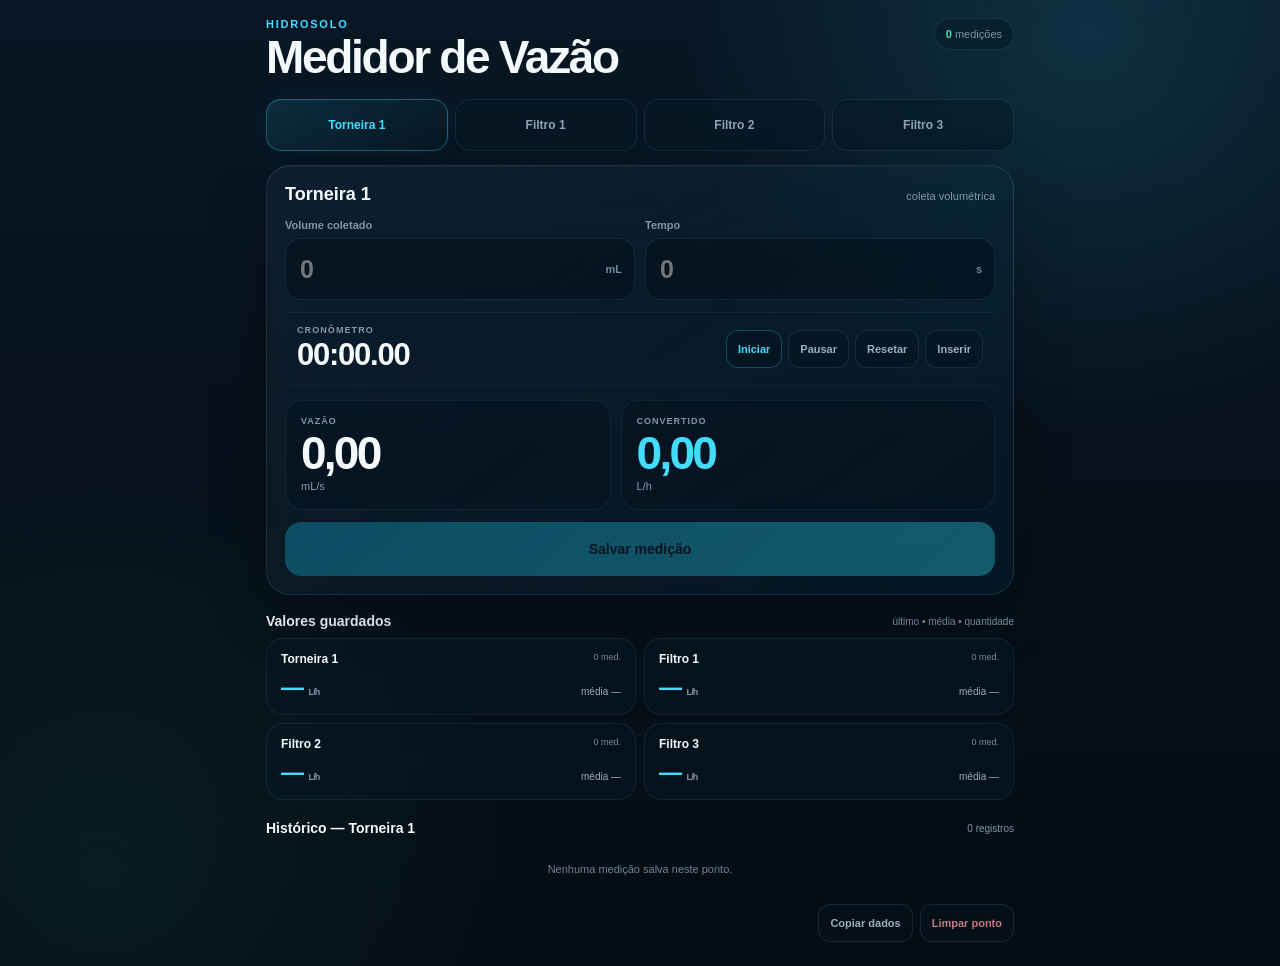
<file: vazao-app/index.html>
<!doctype html>
<html lang="pt-BR">
<head>
  <meta charset="utf-8">
  <meta name="viewport" content="width=device-width,initial-scale=1,viewport-fit=cover">
  <meta name="theme-color" content="#07131f">
  <meta name="apple-mobile-web-app-capable" content="yes">
  <meta name="apple-mobile-web-app-status-bar-style" content="black-translucent">
  <meta name="apple-mobile-web-app-title" content="Vazão">
  <title>Medidor de Vazão</title>
  <link rel="stylesheet" href="./style.css">
</head>
<body>
  <main class="app">
    <header>
      <div>
        <span class="eyebrow">HIDROSOLO</span>
        <h1>Medidor de Vazão</h1>
      </div>
      <div class="saved-badge"><strong id="totalSaved">0</strong> medições</div>
    </header>

    <nav class="stations" id="stations" aria-label="Ponto de medição"></nav>

    <section class="measure">
      <div class="measure-title">
        <strong id="currentStation">Torneira 1</strong>
        <span>coleta volumétrica</span>
      </div>

      <div class="inputs">
        <label>Volume coletado
          <div class="field">
            <input id="volume" type="number" inputmode="decimal" min="0" step="any" placeholder="0">
            <i>mL</i>
          </div>
        </label>
        <label>Tempo
          <div class="field">
            <input id="seconds" type="number" inputmode="decimal" min="0" step="0.01" placeholder="0">
            <i>s</i>
          </div>
        </label>
      </div>

      <div class="timer">
        <div class="timer-display">
          <span>CRONÔMETRO</span>
          <strong id="timerText">00:00.00</strong>
        </div>
        <div class="timer-actions">
          <button id="startTimer" class="primary-mini" type="button">Iniciar</button>
          <button id="pauseTimer" type="button">Pausar</button>
          <button id="resetTimer" type="button">Resetar</button>
          <button id="insertTimer" type="button">Inserir</button>
        </div>
      </div>

      <div class="result">
        <div class="result-block">
          <span>VAZÃO</span>
          <strong id="mlsResult">0,00</strong>
          <small>mL/s</small>
        </div>
        <div class="result-block primary">
          <span>CONVERTIDO</span>
          <strong id="lhResult">0,00</strong>
          <small>L/h</small>
        </div>
      </div>

      <button id="saveMeasurement" class="save" type="button" disabled>Salvar medição</button>
    </section>

    <section class="overview">
      <div class="section-head">
        <strong>Valores guardados</strong>
        <span>último • média • quantidade</span>
      </div>
      <div class="summary" id="summary"></div>
    </section>

    <section class="history">
      <div class="section-head">
        <strong id="historyTitle">Histórico — Torneira 1</strong>
        <span id="historyCount">0 registros</span>
      </div>
      <div class="history-list" id="historyList"></div>
      <div class="footer-actions">
        <button class="ghost-btn" id="copyData" type="button">Copiar dados</button>
        <button class="ghost-btn danger" id="clearStation" type="button">Limpar ponto</button>
      </div>
    </section>
  </main>
  <div class="toast" id="toast">Salvo</div>
  <script src="./app.js"></script>
</body>
</html>
</file>
<file: vazao-app/style.css>
:root{color-scheme:dark;--bg:#06111b;--line:rgba(118,205,239,.13);--text:#f4f9fc;--muted:#8197aa;--cyan:#43dcff;--green:#52e3b1;--danger:#ff6f7a;--shadow:0 22px 55px rgba(0,0,0,.26)}
*{box-sizing:border-box}html,body{margin:0;min-height:100%;background:var(--bg);font-family:Inter,ui-sans-serif,-apple-system,BlinkMacSystemFont,"Segoe UI",sans-serif;color:var(--text)}button,input{font:inherit}button{-webkit-tap-highlight-color:transparent}
body{min-height:100dvh;background:radial-gradient(circle at 85% 4%,rgba(47,193,238,.15),transparent 28%),radial-gradient(circle at 8% 90%,rgba(43,211,169,.08),transparent 28%),linear-gradient(180deg,#081725 0%,#06111b 42%,#040c13 100%)}
.app{width:min(780px,100%);margin:0 auto;min-height:100dvh;padding:max(18px,env(safe-area-inset-top)) 16px max(24px,env(safe-area-inset-bottom))}
header{display:flex;align-items:flex-start;justify-content:space-between;gap:16px;margin-bottom:20px}.eyebrow{display:block;color:var(--cyan);font-size:11px;font-weight:800;letter-spacing:.16em;margin-bottom:5px}h1{margin:0;font-size:clamp(28px,7vw,46px);letter-spacing:-.05em;line-height:.96;font-weight:690}.saved-badge{flex:none;padding:9px 11px;border:1px solid var(--line);border-radius:999px;background:rgba(8,26,40,.62);color:var(--muted);font-size:11px;backdrop-filter:blur(18px)}.saved-badge strong{color:var(--green)}
.stations{display:grid;grid-template-columns:repeat(4,minmax(0,1fr));gap:7px;margin-bottom:14px}.station{min-width:0;height:52px;padding:0 7px;border:1px solid rgba(118,205,239,.11);border-radius:15px;background:rgba(7,24,37,.54);color:#8da2b5;font-weight:700;font-size:12px;cursor:pointer;overflow:hidden;white-space:nowrap;text-overflow:ellipsis}.station.active{color:var(--cyan);border-color:rgba(67,220,255,.32);background:linear-gradient(145deg,rgba(30,148,185,.18),rgba(7,25,38,.62));box-shadow:inset 0 1px 0 rgba(255,255,255,.03),0 0 20px rgba(57,210,251,.06)}
.measure{padding:18px;border:1px solid var(--line);border-radius:24px;background:linear-gradient(145deg,rgba(255,255,255,.045),rgba(7,27,41,.62));backdrop-filter:blur(22px) saturate(145%);box-shadow:var(--shadow),inset 0 1px 0 rgba(255,255,255,.03)}.measure-title{display:flex;justify-content:space-between;gap:12px;align-items:baseline;margin-bottom:14px}.measure-title span{color:var(--muted);font-size:11px}.measure-title strong{font-size:18px}
.inputs{display:grid;grid-template-columns:1fr 1fr;gap:10px}label{display:grid;gap:7px;color:var(--muted);font-size:11px;font-weight:650}.field{position:relative}input{width:100%;height:62px;border:1px solid rgba(120,197,231,.12);outline:none;border-radius:16px;background:rgba(3,15,24,.54);color:var(--text);padding:0 48px 0 14px;font-size:25px;font-weight:670;letter-spacing:-.03em}input:focus{border-color:rgba(67,220,255,.36);box-shadow:0 0 0 3px rgba(67,220,255,.06)}.field i{position:absolute;right:13px;top:50%;transform:translateY(-50%);color:#73899c;font-style:normal;font-size:11px}
.timer{margin-top:12px;padding:12px;border-top:1px solid rgba(120,197,231,.08);border-bottom:1px solid rgba(120,197,231,.06);display:grid;grid-template-columns:1fr auto;gap:12px;align-items:center}.timer-display span{display:block;color:var(--muted);font-size:9px;font-weight:800;letter-spacing:.12em;margin-bottom:2px}.timer-display strong{font-variant-numeric:tabular-nums;font-size:31px;letter-spacing:-.04em}.timer-actions{display:flex;gap:6px}.timer-actions button,.ghost-btn{height:38px;padding:0 11px;border:1px solid rgba(118,205,239,.13);border-radius:12px;background:rgba(5,20,31,.44);color:#9db0bf;font-size:11px;font-weight:700;cursor:pointer}.timer-actions .primary-mini{color:var(--cyan);border-color:rgba(67,220,255,.26)}
.result{display:grid;grid-template-columns:1fr 1.15fr;gap:10px;margin-top:14px}.result-block{min-width:0;padding:15px;border-radius:18px;background:rgba(3,16,25,.40);border:1px solid rgba(117,196,232,.09)}.result-block span{display:block;color:var(--muted);font-size:9px;font-weight:800;letter-spacing:.11em;margin-bottom:4px}.result-block strong{display:block;overflow:hidden;text-overflow:ellipsis;white-space:nowrap;font-size:clamp(29px,8vw,46px);line-height:1;letter-spacing:-.06em;font-weight:700}.result-block small{color:#879bac;font-size:11px}.result-block.primary strong{color:var(--cyan)}
.save{width:100%;height:54px;margin-top:12px;border:0;border-radius:16px;background:linear-gradient(135deg,#19aeda,#31d8ef);color:#02131b;font-size:14px;font-weight:850;cursor:pointer;box-shadow:0 12px 28px rgba(36,194,226,.16)}.save:disabled{opacity:.35;cursor:not-allowed;box-shadow:none}
.overview{margin-top:18px}.section-head{display:flex;justify-content:space-between;align-items:center;gap:12px;margin-bottom:9px}.section-head strong{font-size:14px}.section-head span{color:var(--muted);font-size:10px}.summary{display:grid;grid-template-columns:repeat(2,minmax(0,1fr));gap:8px}.summary-row{min-width:0;padding:13px 14px;border:1px solid rgba(118,205,239,.10);border-radius:17px;background:rgba(7,24,37,.46);backdrop-filter:blur(16px)}.summary-row .top{display:flex;justify-content:space-between;gap:8px;margin-bottom:8px}.summary-row .top strong{font-size:12px}.summary-row .top span{font-size:9px;color:#758c9f}.summary-row .values{display:flex;align-items:baseline;justify-content:space-between;gap:10px}.summary-row .latest{min-width:0;color:var(--cyan);font-size:23px;font-weight:700;letter-spacing:-.04em;white-space:nowrap}.summary-row .latest small{font-size:9px;color:#8297a8;font-weight:600}.summary-row .avg{font-size:10px;color:#9caebb;white-space:nowrap}
.history{margin-top:18px;padding-top:2px}.history-list{display:grid;gap:6px}.history-item{display:grid;grid-template-columns:minmax(0,1fr) auto auto;align-items:center;gap:10px;padding:11px 12px;border-bottom:1px solid rgba(118,205,239,.07)}.history-item .meta{min-width:0}.history-item .meta strong{display:block;font-size:11px}.history-item .meta span{color:#70879a;font-size:9px}.history-item .flow{text-align:right;color:var(--cyan);font-weight:750;font-size:15px;white-space:nowrap}.history-item .flow small{color:#8297aa;font-size:8px;font-weight:600}.delete-one{width:30px;height:30px;border:1px solid rgba(255,111,122,.12);border-radius:10px;background:rgba(74,19,28,.10);color:#aa6b73;cursor:pointer}.empty{padding:18px 0;color:#6f8597;font-size:11px;text-align:center}.footer-actions{display:flex;justify-content:flex-end;gap:7px;margin-top:11px}.danger{color:#c67880!important}
.toast{position:fixed;left:50%;bottom:max(24px,env(safe-area-inset-bottom));transform:translate(-50%,16px);padding:10px 14px;border-radius:999px;background:rgba(8,28,40,.94);border:1px solid rgba(82,224,184,.20);color:#8cebc9;font-size:11px;font-weight:700;opacity:0;pointer-events:none;transition:.2s ease;box-shadow:var(--shadow)}.toast.show{opacity:1;transform:translate(-50%,0)}
@media(max-width:520px){.app{padding-left:10px;padding-right:10px}header{margin-bottom:15px}.saved-badge{padding:8px 9px;font-size:9px}.stations{gap:5px}.station{height:48px;font-size:10px;padding:0 4px;border-radius:13px}.measure{padding:13px;border-radius:20px}.inputs{gap:7px}input{height:56px;font-size:22px}.timer{grid-template-columns:1fr;padding:10px 0}.timer-actions{display:grid;grid-template-columns:repeat(4,1fr)}.timer-actions button{padding:0 5px;font-size:9px}.result{gap:7px}.result-block{padding:12px}.result-block strong{font-size:31px}.summary{gap:6px}.summary-row{padding:11px}.summary-row .latest{font-size:19px}}
</file>
